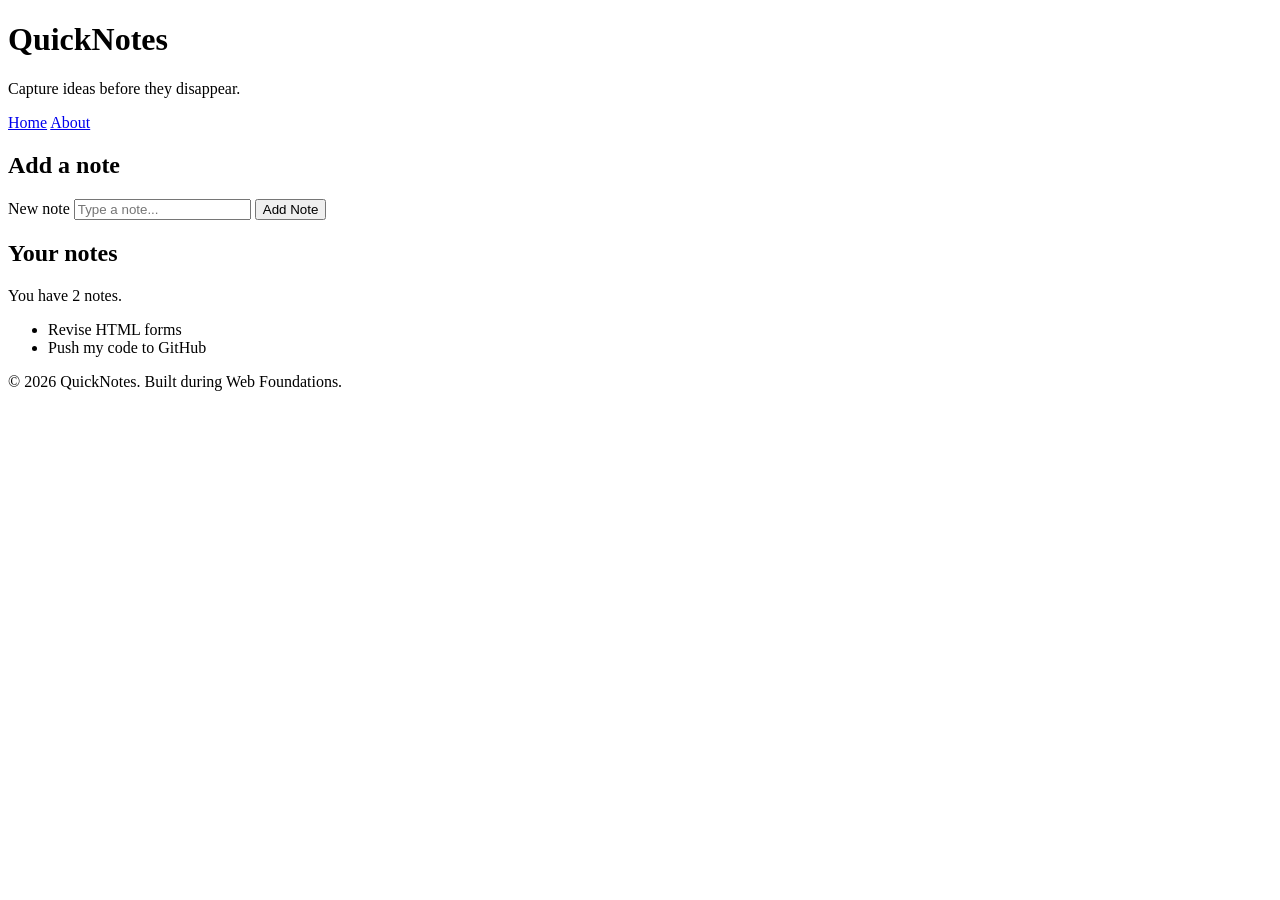
<file: day1/index.html>
<!DOCTYPE html>
<html lang="en">
  <head>
    <meta charset="UTF-8">
    <meta name="viewport" content="width=device-width, initial-scale=1.0">
    <title>QuickNotes - Home</title>
  </head>
  <body>
    <header>
      <h1>QuickNotes</h1>
      <p>Capture ideas before they disappear.</p>
      <nav>
        <a href="index.html" aria-current="page">Home</a>
        <a href="about.html">About</a>
      </nav>
    </header>

    <main>
      <section>
        <h2>Add a note</h2>
        <form id="note-form">
          <label for="note-input">New note</label>
          <input
            type="text"
            id="note-input"
            name="note"
            placeholder="Type a note..."
            required
          >
          <button type="submit">Add Note</button>
        </form>
      </section>

      <section>
        <h2>Your notes</h2>
        <p id="note-count">You have 2 notes.</p>
        <ul id="notes-list">
          <li>Revise HTML forms</li>
          <li>Push my code to GitHub</li>
        </ul>
      </section>
    </main>

    <footer>
      <p>&copy; 2026 QuickNotes. Built during Web Foundations.</p>
    </footer>
  </body>
</html>
</file>
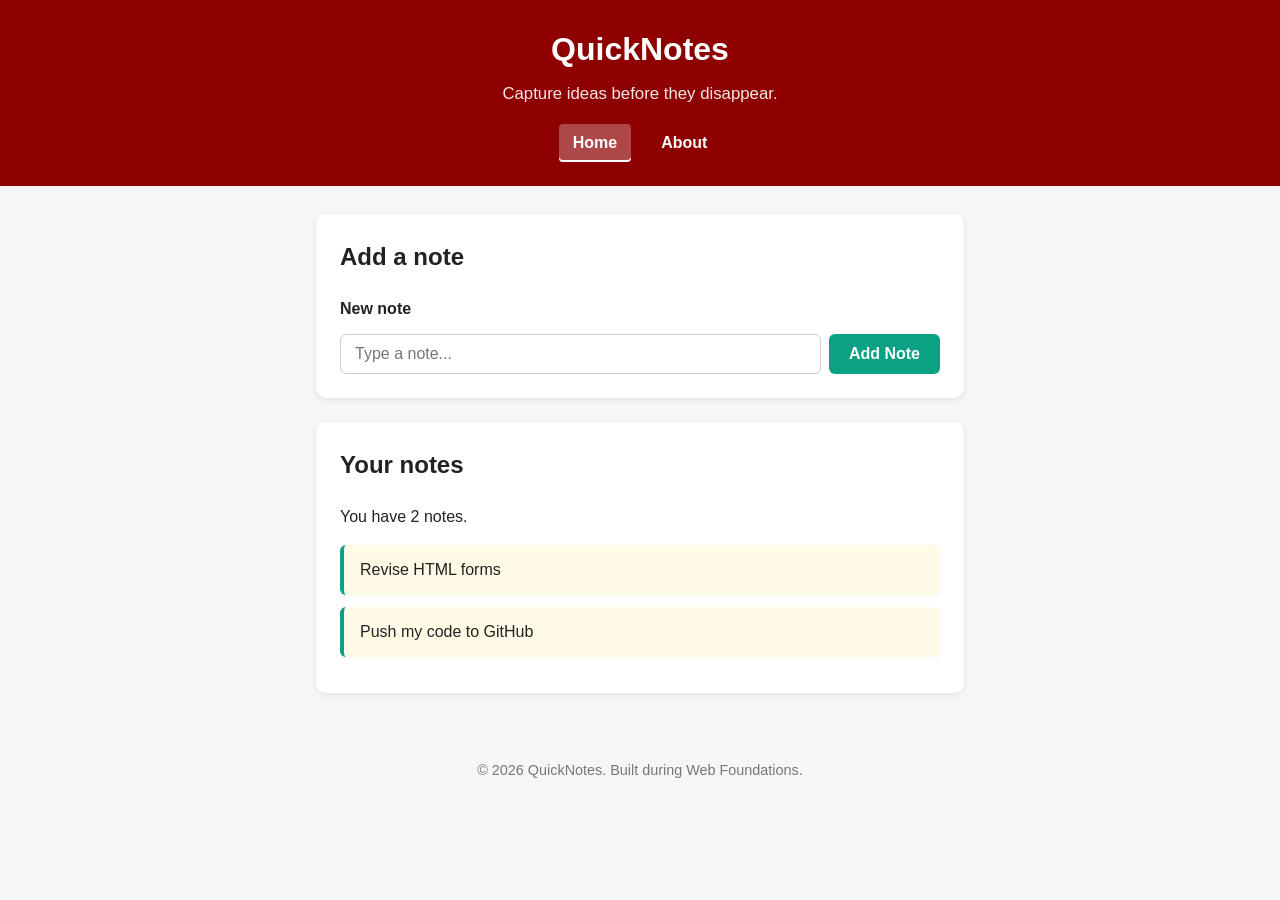
<file: day2/index.html>
<!DOCTYPE html>
<html lang="en">
  <head>
    <meta charset="UTF-8">
    <meta name="viewport" content="width=device-width, initial-scale=1.0">
    <title>QuickNotes - Home</title>
    <link rel="stylesheet" href="style.css">
  </head>
  <body>
    <header>
      <h1>QuickNotes</h1>
      <p>Capture ideas before they disappear.</p>
      <nav>
        <a href="index.html" aria-current="page">Home</a>
        <a href="about.html">About</a>
      </nav>
    </header>

    <main>
      <section>
        <h2>Add a note</h2>
        <form id="note-form">
          <label for="note-input">New note</label>
          <input
            type="text"
            id="note-input"
            name="note"
            placeholder="Type a note..."
            required
          >
          <button type="submit">Add Note</button>
        </form>
      </section>

      <section>
        <h2>Your notes</h2>
        <p id="note-count">You have 2 notes.</p>
        <ul id="notes-list">
          <li class="note">Revise HTML forms</li>
          <li class="note">Push my code to GitHub</li>
        </ul>
      </section>
    </main>

    <footer>
      <p>&copy; 2026 QuickNotes. Built during Web Foundations.</p>
    </footer>
  </body>
</html>
</file>
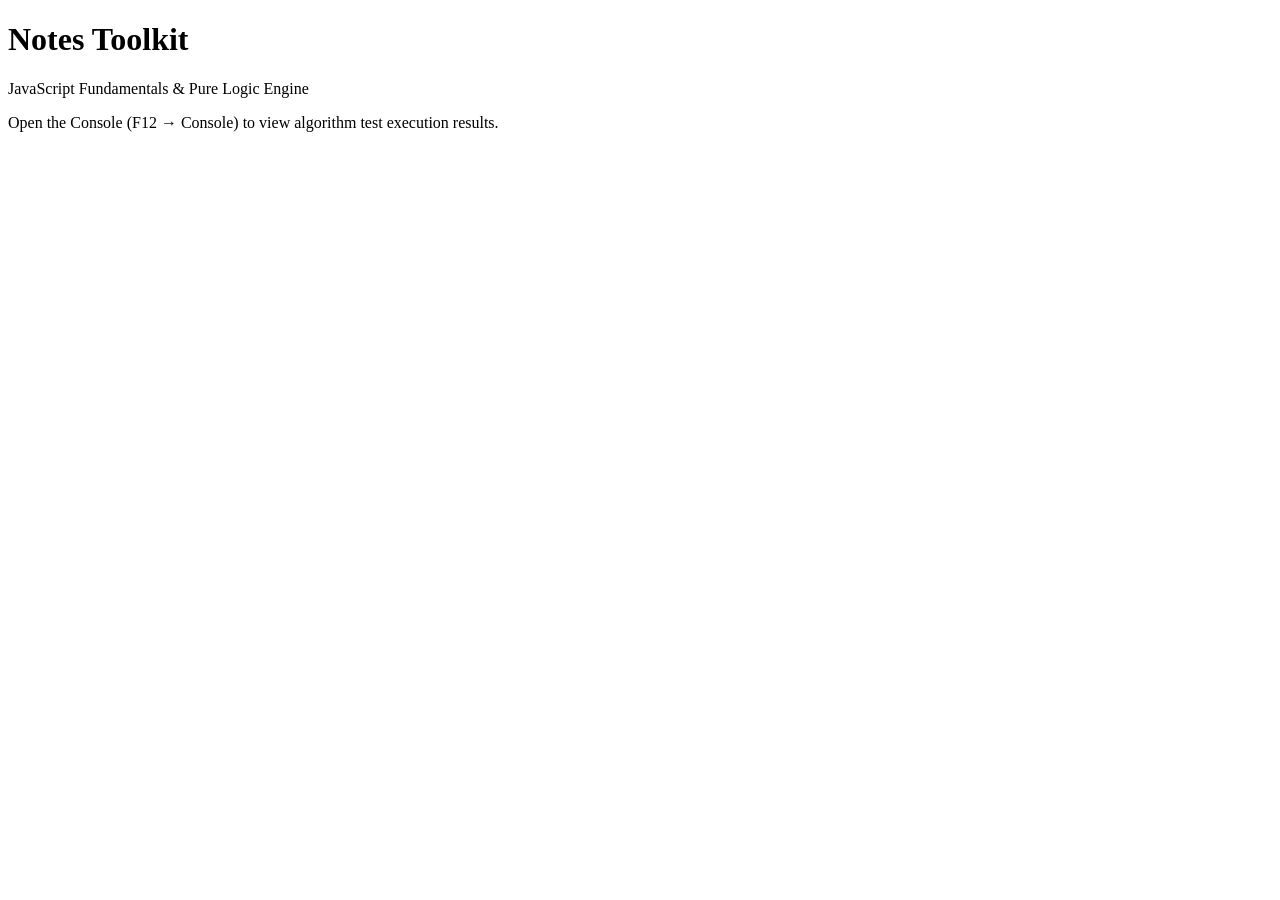
<file: day3/index.html>
<!DOCTYPE html>
<html lang="en">
  <head>
    <meta charset="UTF-8">
    <meta name="viewport" content="width=device-width, initial-scale=1.0">
    <title>Notes Toolkit</title>
    <script src="script.js" defer></script>
  </head>
  <body>
    <header>
      <h1>Notes Toolkit</h1>
      <p>JavaScript Fundamentals &amp; Pure Logic Engine</p>
    </header>
    <main>
      <p>Open the Console (F12 &rarr; Console) to view algorithm test execution results.</p>
    </main>
  </body>
</html>
</file>
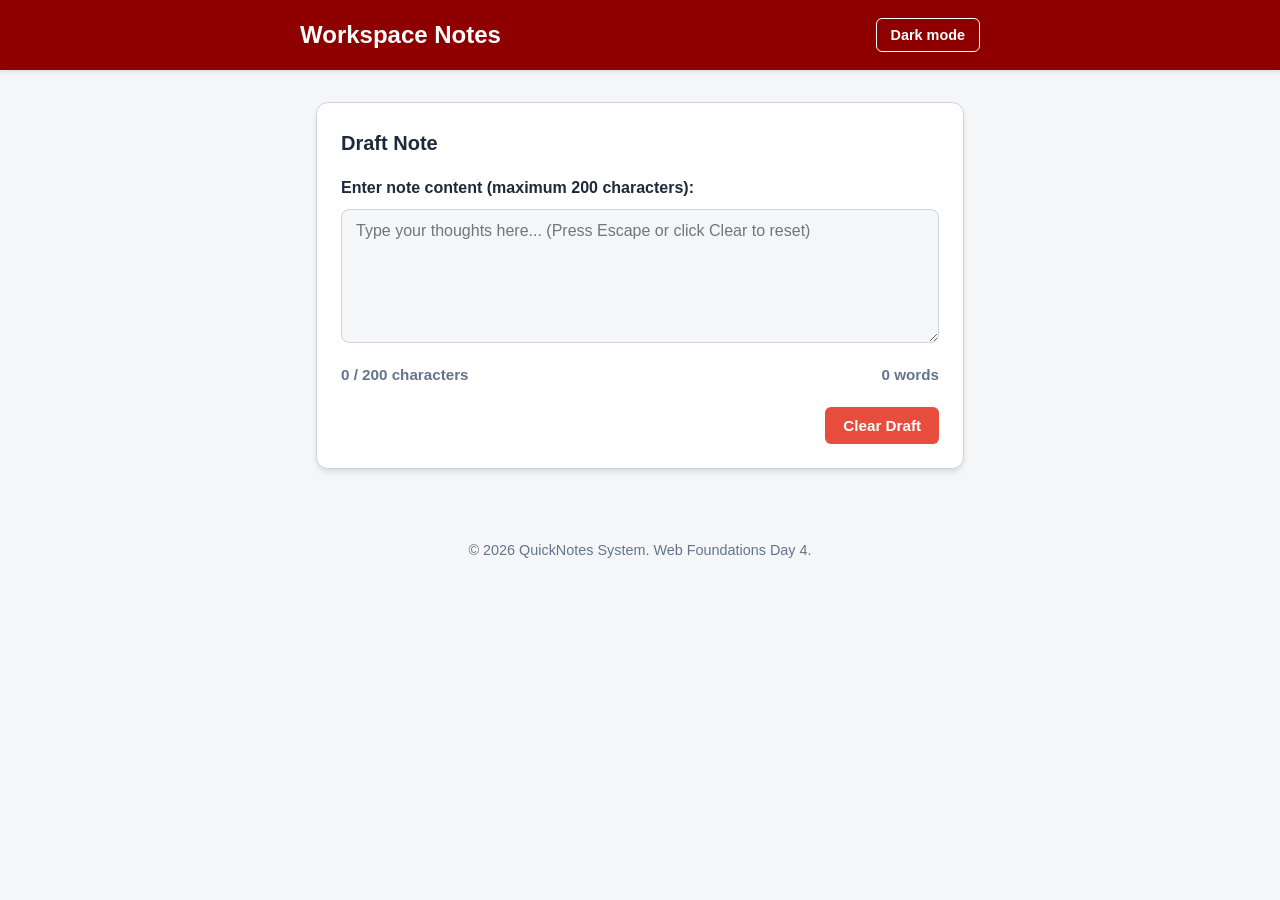
<file: day4/index.html>
<!DOCTYPE html>
<html lang="en">
  <head>
    <meta charset="UTF-8">
    <meta name="viewport" content="width=device-width, initial-scale=1.0">
    <title>Live Character Counter &amp; Dark Mode</title>
    <link rel="stylesheet" href="style.css">
    <script src="script.js" defer></script>
  </head>
  <body>
    <header>
      <div class="header-content">
        <h1>Workspace Notes</h1>
        <button id="theme-toggle" type="button" aria-label="Toggle visual theme">Dark mode</button>
      </div>
    </header>

    <main>
      <section class="editor-card">
        <h2>Draft Note</h2>
        <div class="input-group">
          <label for="note-text">Enter note content (maximum 200 characters):</label>
          <textarea
            id="note-text"
            rows="6"
            placeholder="Type your thoughts here... (Press Escape or click Clear to reset)"
          ></textarea>
        </div>

        <div class="metrics-panel">
          <p id="char-count" aria-live="polite">0 / 200 characters</p>
          <p id="word-count" aria-live="polite">0 words</p>
        </div>

        <div class="action-panel">
          <button id="clear-btn" type="button">Clear Draft</button>
        </div>
      </section>
    </main>

    <footer>
      <p>&copy; 2026 QuickNotes System. Web Foundations Day 4.</p>
    </footer>
  </body>
</html>
</file>
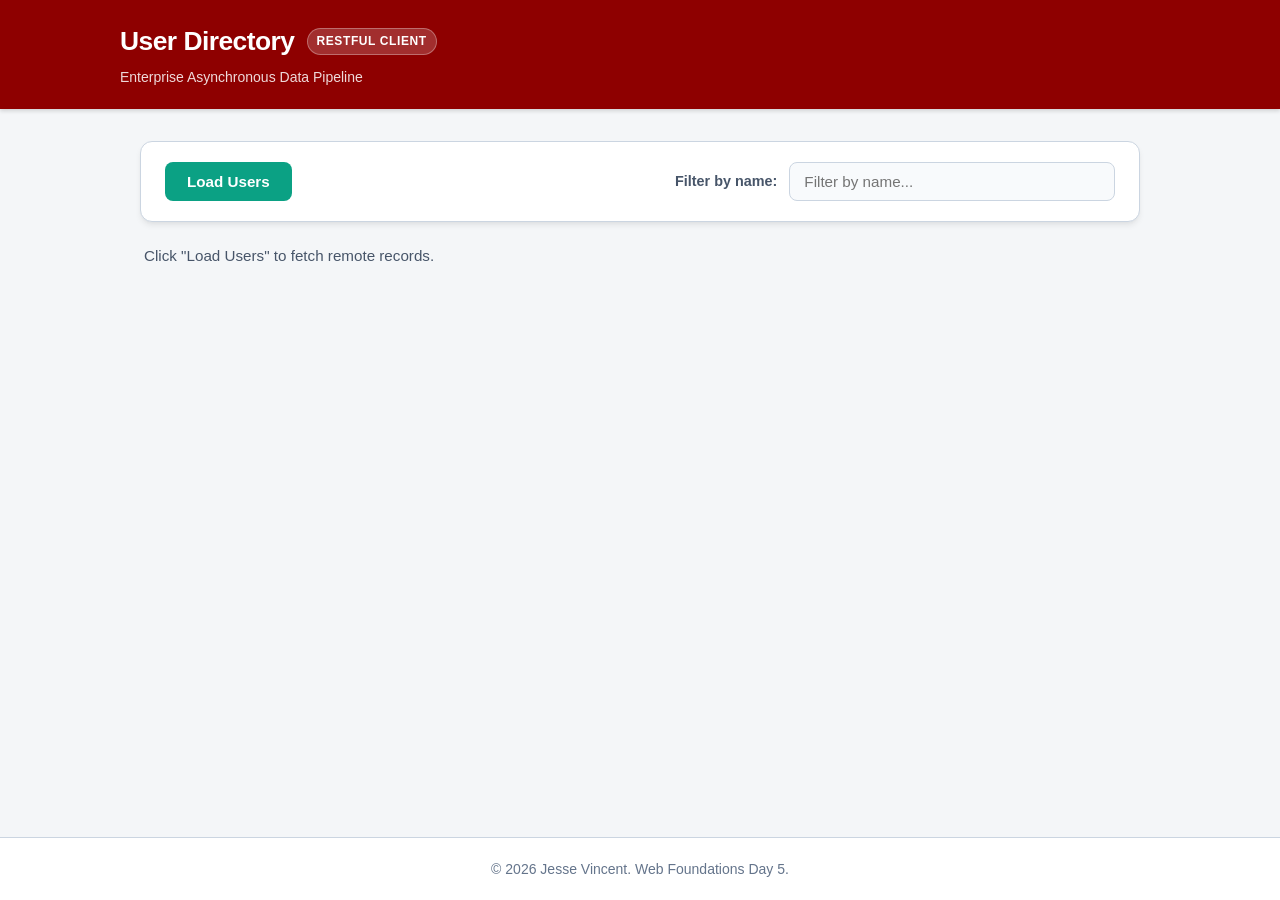
<file: day5/index.html>
<!DOCTYPE html>
<html lang="en">
  <head>
    <meta charset="UTF-8">
    <meta name="viewport" content="width=device-width, initial-scale=1.0">
    <title>User Directory - Asynchronous REST Client</title>
    <link rel="stylesheet" href="style.css">
    <script src="users.js" defer></script>
  </head>
  <body>
    <header>
      <div class="header-container">
        <div class="brand-group">
          <h1>User Directory</h1>
          <span class="role-tag">RESTful Client</span>
        </div>
        <p class="tagline">Enterprise Asynchronous Data Pipeline</p>
      </div>
    </header>

    <main>
      <section class="directory-panel" aria-labelledby="controls-heading">
        <h2 id="controls-heading" class="sr-only">Directory Controls</h2>

        <div class="controls-toolbar">
          <div class="action-slot">
            <button id="load-users" type="button">Load Users</button>
          </div>

          <div class="filter-slot">
            <label for="filter-input">Filter by name:</label>
            <input
              id="filter-input"
              type="text"
              placeholder="Filter by name..."
              autocomplete="off"
            >
          </div>
        </div>

        <div class="feedback-region" aria-live="polite">
          <p id="status">Click "Load Users" to fetch remote records.</p>
        </div>

        <ul id="users-list" class="users-grid"></ul>
      </section>
    </main>

    <footer>
      <p>&copy; 2026 Jesse Vincent. Web Foundations Day 5.</p>
    </footer>
  </body>
</html>
</file>
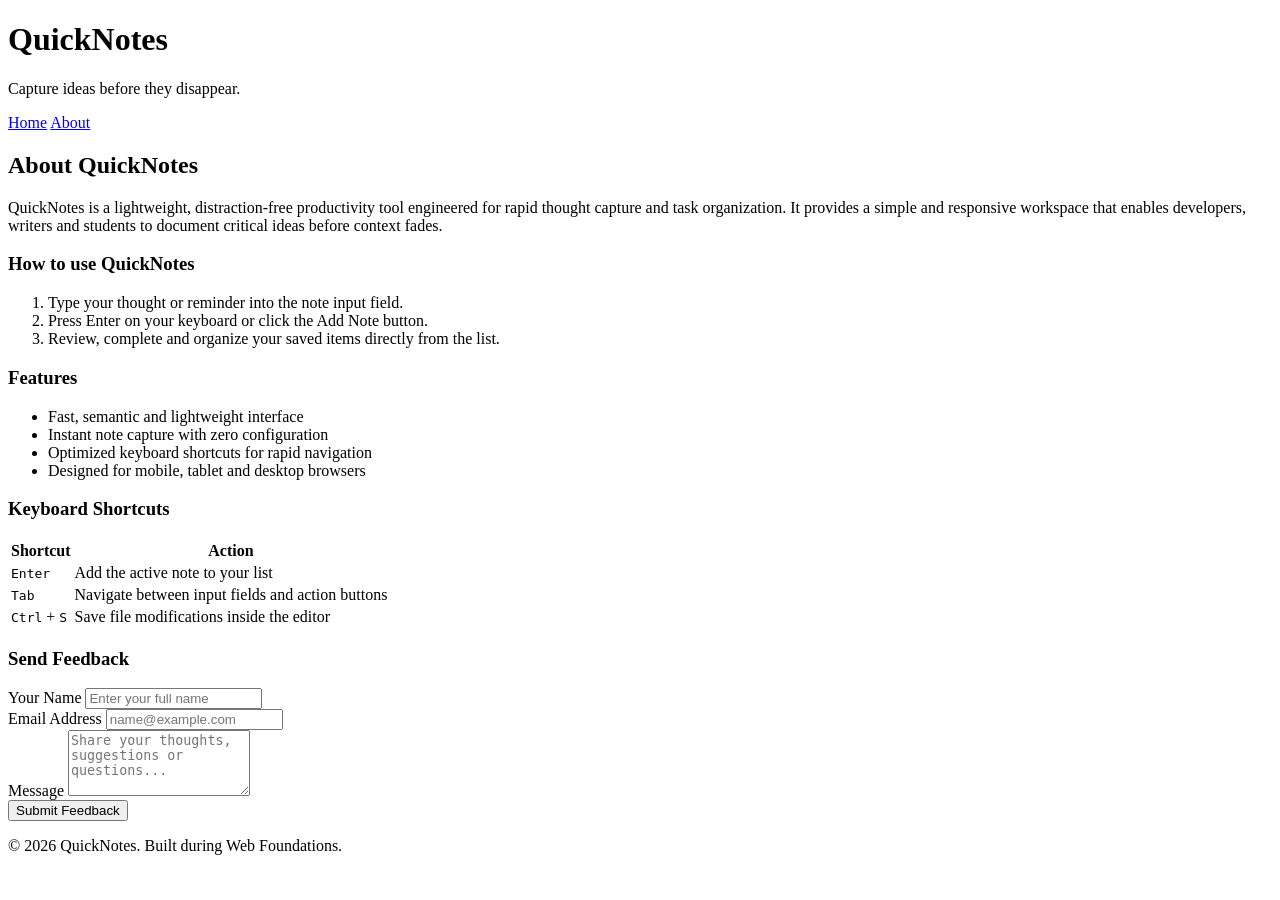
<file: day1/about.html>
<!DOCTYPE html>
<html lang="en">
  <head>
    <meta charset="UTF-8">
    <meta name="viewport" content="width=device-width, initial-scale=1.0">
    <title>QuickNotes - About</title>
  </head>
  <body>
    <header>
      <h1>QuickNotes</h1>
      <p>Capture ideas before they disappear.</p>
      <nav>
        <a href="index.html">Home</a>
        <a href="about.html" aria-current="page">About</a>
      </nav>
    </header>

    <main>
      <h2>About QuickNotes</h2>
      <p>
        QuickNotes is a lightweight, distraction-free productivity tool engineered for rapid thought capture and task organization. It provides a simple and responsive workspace that enables developers, writers and students to document critical ideas before context fades.
      </p>

      <section>
        <h3>How to use QuickNotes</h3>
        <ol>
          <li>Type your thought or reminder into the note input field.</li>
          <li>Press Enter on your keyboard or click the Add Note button.</li>
          <li>Review, complete and organize your saved items directly from the list.</li>
        </ol>
      </section>

      <section>
        <h3>Features</h3>
        <ul>
          <li>Fast, semantic and lightweight interface</li>
          <li>Instant note capture with zero configuration</li>
          <li>Optimized keyboard shortcuts for rapid navigation</li>
          <li>Designed for mobile, tablet and desktop browsers</li>
        </ul>
      </section>

      <section>
        <h3>Keyboard Shortcuts</h3>
        <table>
          <thead>
            <tr>
              <th>Shortcut</th>
              <th>Action</th>
            </tr>
          </thead>
          <tbody>
            <tr>
              <td><kbd>Enter</kbd></td>
              <td>Add the active note to your list</td>
            </tr>
            <tr>
              <td><kbd>Tab</kbd></td>
              <td>Navigate between input fields and action buttons</td>
            </tr>
            <tr>
              <td><kbd>Ctrl</kbd> + <kbd>S</kbd></td>
              <td>Save file modifications inside the editor</td>
            </tr>
          </tbody>
        </table>
      </section>

      <section>
        <h3>Send Feedback</h3>
        <form id="feedback-form" action="#" method="post">
          <div>
            <label for="feedback-name">Your Name</label>
            <input
              type="text"
              id="feedback-name"
              name="name"
              placeholder="Enter your full name"
              required
            >
          </div>

          <div>
            <label for="feedback-email">Email Address</label>
            <input
              type="email"
              id="feedback-email"
              name="email"
              placeholder="name@example.com"
              required
            >
          </div>

          <div>
            <label for="feedback-message">Message</label>
            <textarea
              id="feedback-message"
              name="message"
              rows="4"
              placeholder="Share your thoughts, suggestions or questions..."
              required
            ></textarea>
          </div>

          <div>
            <button type="submit">Submit Feedback</button>
          </div>
        </form>
      </section>
    </main>

    <footer>
      <p>&copy; 2026 QuickNotes. Built during Web Foundations.</p>
    </footer>
  </body>
</html>
</file>
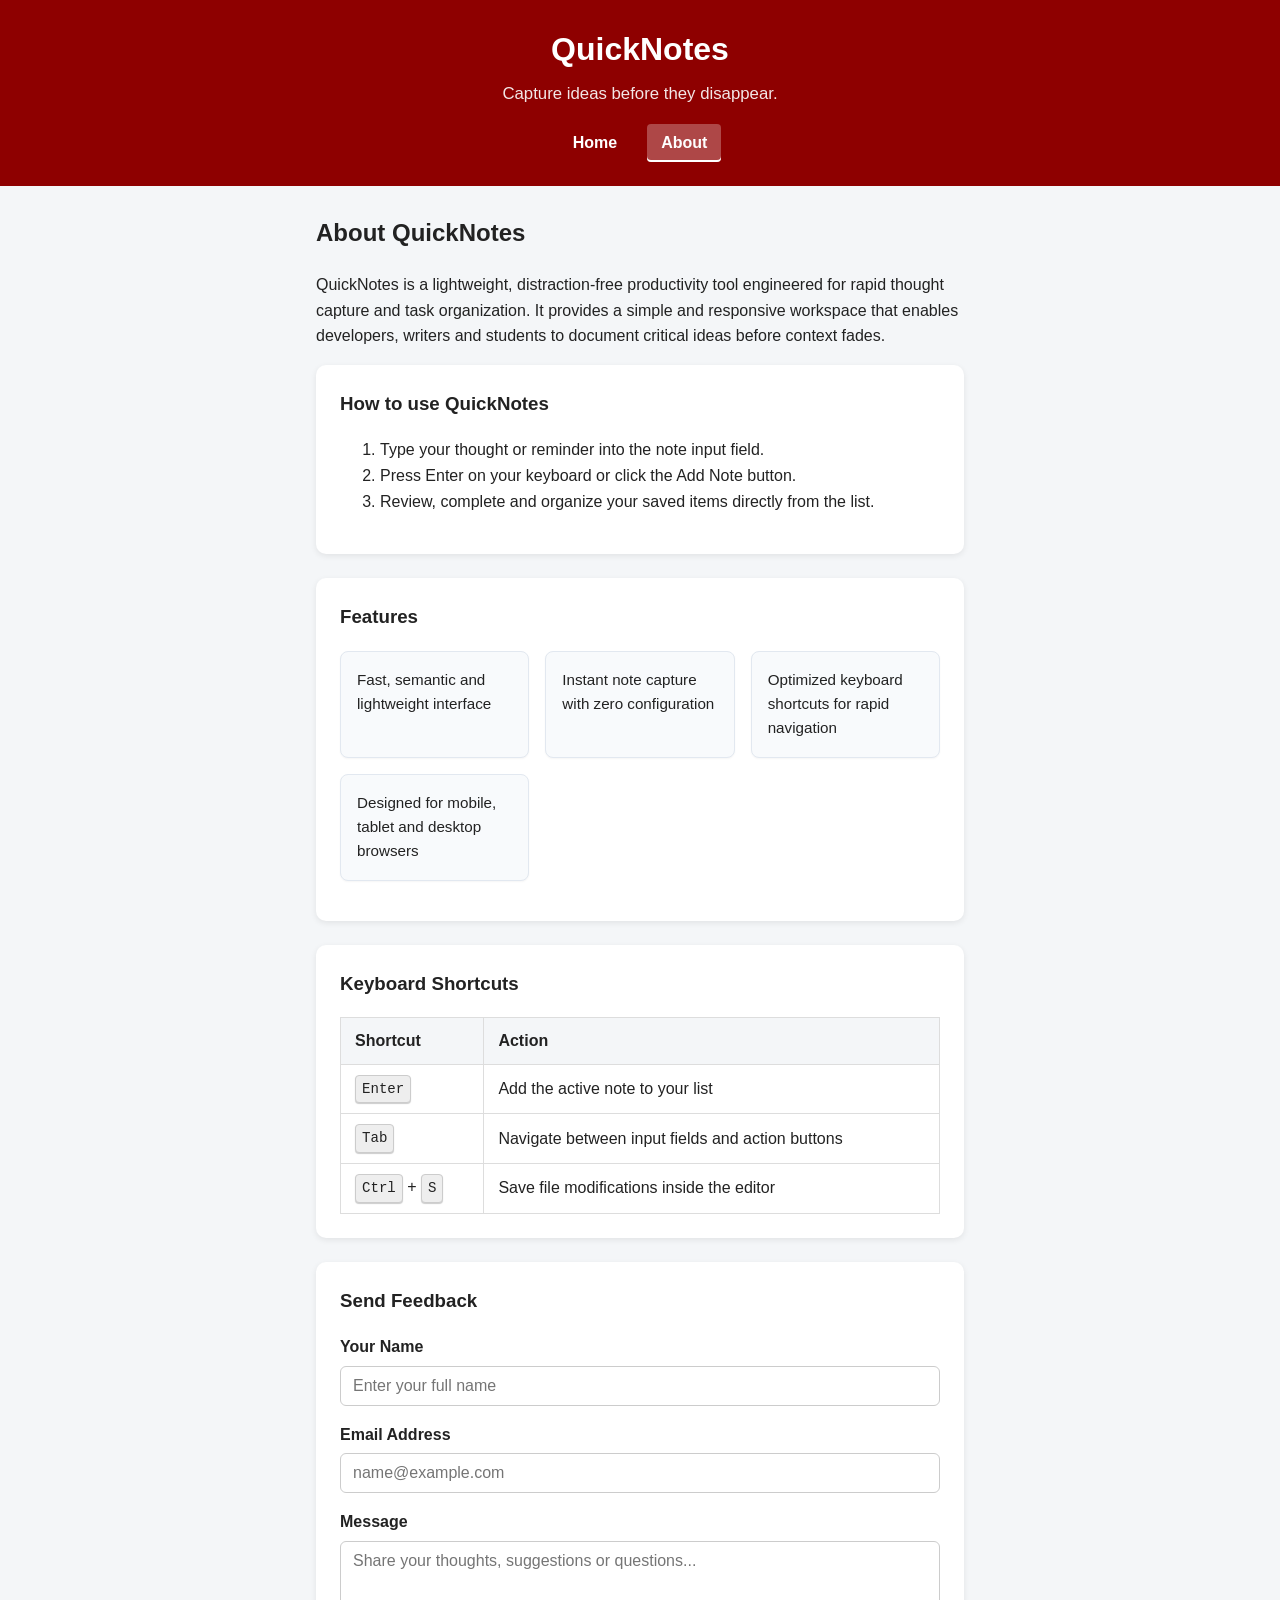
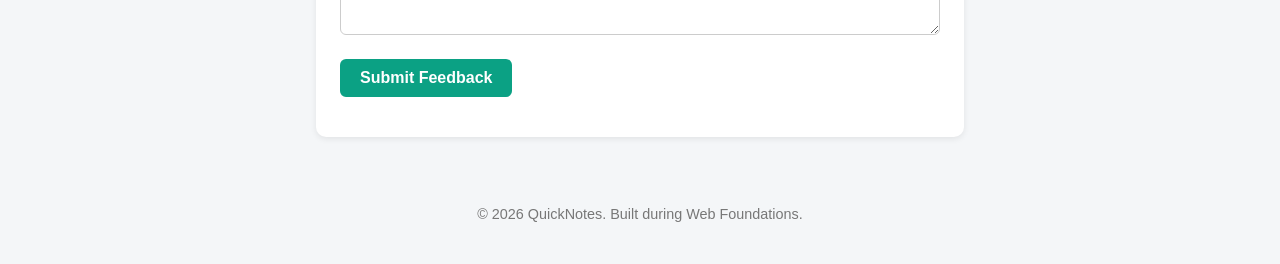
<file: day2/about.html>
<!DOCTYPE html>
<html lang="en">
  <head>
    <meta charset="UTF-8">
    <meta name="viewport" content="width=device-width, initial-scale=1.0">
    <title>QuickNotes - About</title>
    <link rel="stylesheet" href="style.css">
  </head>
  <body>
    <header>
      <h1>QuickNotes</h1>
      <p>Capture ideas before they disappear.</p>
      <nav>
        <a href="index.html">Home</a>
        <a href="about.html" aria-current="page">About</a>
      </nav>
    </header>

    <main>
      <h2>About QuickNotes</h2>
      <p>
        QuickNotes is a lightweight, distraction-free productivity tool engineered for rapid thought capture and task organization. It provides a simple and responsive workspace that enables developers, writers and students to document critical ideas before context fades.
      </p>

      <section>
        <h3>How to use QuickNotes</h3>
        <ol>
          <li>Type your thought or reminder into the note input field.</li>
          <li>Press Enter on your keyboard or click the Add Note button.</li>
          <li>Review, complete and organize your saved items directly from the list.</li>
        </ol>
      </section>

      <section>
        <h3>Features</h3>
        <ul class="features">
          <li>Fast, semantic and lightweight interface</li>
          <li>Instant note capture with zero configuration</li>
          <li>Optimized keyboard shortcuts for rapid navigation</li>
          <li>Designed for mobile, tablet and desktop browsers</li>
        </ul>
      </section>

      <section>
        <h3>Keyboard Shortcuts</h3>
        <table>
          <thead>
            <tr>
              <th>Shortcut</th>
              <th>Action</th>
            </tr>
          </thead>
          <tbody>
            <tr>
              <td><kbd>Enter</kbd></td>
              <td>Add the active note to your list</td>
            </tr>
            <tr>
              <td><kbd>Tab</kbd></td>
              <td>Navigate between input fields and action buttons</td>
            </tr>
            <tr>
              <td><kbd>Ctrl</kbd> + <kbd>S</kbd></td>
              <td>Save file modifications inside the editor</td>
            </tr>
          </tbody>
        </table>
      </section>

      <section>
        <h3>Send Feedback</h3>
        <form id="feedback-form" action="#" method="post">
          <div>
            <label for="feedback-name">Your Name</label>
            <input
              type="text"
              id="feedback-name"
              name="name"
              placeholder="Enter your full name"
              required
            >
          </div>

          <div>
            <label for="feedback-email">Email Address</label>
            <input
              type="email"
              id="feedback-email"
              name="email"
              placeholder="name@example.com"
              required
            >
          </div>

          <div>
            <label for="feedback-message">Message</label>
            <textarea
              id="feedback-message"
              name="message"
              rows="4"
              placeholder="Share your thoughts, suggestions or questions..."
              required
            ></textarea>
          </div>

          <div>
            <button type="submit">Submit Feedback</button>
          </div>
        </form>
      </section>
    </main>

    <footer>
      <p>&copy; 2026 QuickNotes. Built during Web Foundations.</p>
    </footer>
  </body>
</html>
</file>
<file: day2/style.css>
/* 1. Design Tokens (CSS Custom Properties) */
:root {
  --primary-color: #8e0000;
  --accent-color: #0ba184;
  --accent-hover: #088a70;
  --bg-color: #f4f6f8;
  --surface-color: #ffffff;
  --text-main: #222222;
  --text-muted: #777777;
  --border-light: #dddddd;
  --border-input: #cccccc;
  --note-bg: #fffbe6;
  --card-shadow: 0 2px 6px rgba(0, 0, 0, 0.08);
}

/* 2. Global Reset & Box Model */
*,
*::before,
*::after {
  box-sizing: border-box;
}

body {
  margin: 0;
  font-family: "Segoe UI", Arial, sans-serif;
  background-color: var(--bg-color);
  color: var(--text-main);
  line-height: 1.6;
}

/* 3. Header & Accessible Navigation */
header {
  background-color: var(--primary-color);
  color: #ffffff;
  text-align: center;
  padding: 24px 16px;
}

header h1 {
  margin: 0 0 6px 0;
  font-size: 2rem;
}

header p {
  margin: 0 0 16px 0;
  font-size: 1.05rem;
  opacity: 0.9;
}

nav {
  display: flex;
  justify-content: center;
  align-items: center;
  gap: 16px;
}

nav a {
  color: #ffffff;
  text-decoration: none;
  font-weight: 600;
  padding: 6px 14px;
  border-radius: 4px;
  transition: background-color 0.2s ease, color 0.2s ease;
}

nav a:hover {
  background-color: rgba(255, 255, 255, 0.2);
}

nav a[aria-current="page"] {
  background-color: rgba(255, 255, 255, 0.28);
  box-shadow: inset 0 -2px 0 #ffffff;
}

/* 4. Main Container & Card Layout */
main {
  max-width: 680px;
  margin: 28px auto;
  padding: 0 16px;
}

section {
  background-color: var(--surface-color);
  padding: 24px;
  border-radius: 10px;
  margin-bottom: 24px;
  box-shadow: var(--card-shadow);
}

h2,
h3 {
  margin-top: 0;
  color: var(--text-main);
}

/* 5. QuickNotes Input Form */
#note-form {
  display: flex;
  gap: 8px;
  flex-wrap: wrap;
}

#note-form label {
  width: 100%;
  font-weight: 600;
  margin-bottom: 4px;
}

#note-input {
  flex: 1;
  padding: 10px 14px;
  border: 1px solid var(--border-input);
  border-radius: 6px;
  font-size: 1rem;
  font-family: inherit;
}

button,
input[type="submit"] {
  background-color: var(--accent-color);
  color: #ffffff;
  border: none;
  padding: 10px 20px;
  border-radius: 6px;
  font-size: 1rem;
  font-weight: 600;
  cursor: pointer;
  transition: background-color 0.2s ease, transform 0.2s ease;
}

button:hover,
input[type="submit"]:hover {
  background-color: var(--accent-hover);
  transform: translateY(-2px);
}

/* 6. Notes List */
#notes-list {
  list-style: none;
  padding: 0;
  margin: 16px 0 0 0;
}

.note {
  background-color: var(--note-bg);
  border-left: 4px solid var(--accent-color);
  padding: 12px 16px;
  margin-bottom: 12px;
  border-radius: 6px;
  box-shadow: 0 1px 3px rgba(0, 0, 0, 0.05);
}

/* 7. Features Grid (Auto-fit Cards) */
.features {
  display: grid;
  grid-template-columns: repeat(auto-fit, minmax(180px, 1fr));
  gap: 16px;
  list-style: none;
  padding: 0;
  margin: 16px 0;
}

.features li {
  background-color: #f8fafc;
  border: 1px solid #e2e8f0;
  border-radius: 8px;
  padding: 16px;
  font-size: 0.95rem;
  box-shadow: 0 1px 2px rgba(0, 0, 0, 0.04);
}

/* 8. Keyboard Shortcuts Table & Keycap Semantics */
table {
  width: 100%;
  border-collapse: collapse;
  margin-top: 14px;
}

th,
td {
  border: 1px solid var(--border-light);
  padding: 10px 14px;
  text-align: left;
}

th {
  background-color: var(--bg-color);
  font-weight: 600;
}

kbd {
  background-color: #eeeeee;
  border: 1px solid var(--border-input);
  border-radius: 4px;
  box-shadow: 0 1px 1px rgba(0, 0, 0, 0.2);
  font-family: monospace;
  font-size: 0.88rem;
  padding: 2px 6px;
  display: inline-block;
}

/* 9. Stacked Feedback Form */
#feedback-form > div {
  margin-bottom: 16px;
}

#feedback-form label {
  display: block;
  font-weight: 600;
  margin-bottom: 6px;
}

#feedback-form input[type="text"],
#feedback-form input[type="email"],
#feedback-form textarea {
  width: 100%;
  padding: 10px 12px;
  border: 1px solid var(--border-input);
  border-radius: 6px;
  font-size: 1rem;
  font-family: inherit;
}

#feedback-form textarea {
  resize: vertical;
}

#feedback-form button {
  width: auto;
  display: inline-block;
}

/* 10. Accessible Keyboard Focus States (WCAG Compliance) */
a:focus-visible,
button:focus-visible,
input:focus-visible,
textarea:focus-visible {
  outline: 2px solid var(--accent-color);
  outline-offset: 3px;
}

/* 11. Footer */
footer {
  text-align: center;
  color: var(--text-muted);
  padding: 24px 16px;
  font-size: 0.9rem;
}

/* 12. Responsive Design for Mobile Viewports */
@media (max-width: 600px) {
  header {
    padding: 16px 12px;
  }

  header h1 {
    font-size: 1.6rem;
  }

  header p {
    font-size: 0.95rem;
    margin-bottom: 12px;
  }

  #note-form {
    flex-direction: column;
  }

  #note-form button {
    width: 100%;
  }

  main {
    margin: 16px auto;
    padding: 0 12px;
  }

  section {
    padding: 18px 14px;
  }
}
</file>
<file: day4/style.css>
/* 1. Design Tokens on :root (Light Theme Default) */
:root {
  --bg-color: #f4f6f8;
  --surface-color: #ffffff;
  --text-primary: #1e293b;
  --text-muted: #64748b;
  --header-bg: #8e0000;
  --header-text: #ffffff;
  --border-color: #cbd5e1;
  --accent-color: #0ba184;
  --accent-hover: #088a70;
  --danger-color: #e74c3c;
  --danger-hover: #c0392b;
  --warning-color: #e67e22;
  --card-shadow: 0 4px 6px -1px rgba(0, 0, 0, 0.1), 0 2px 4px -2px rgba(0, 0, 0, 0.05);
}

/* 2. Dark Theme Token Overrides */
body.dark {
  --bg-color: #0f172a;
  --surface-color: #1e293b;
  --text-primary: #f8fafc;
  --text-muted: #94a3b8;
  --header-bg: #4a0000;
  --header-text: #f8fafc;
  --border-color: #334155;
  --accent-color: #10b981;
  --accent-hover: #059669;
  --card-shadow: 0 4px 6px -1px rgba(0, 0, 0, 0.5);
}

/* 3. Global Reset & Box Model */
*,
*::before,
*::after {
  box-sizing: border-box;
}

body {
  margin: 0;
  font-family: "Segoe UI", Arial, sans-serif;
  background-color: var(--bg-color);
  color: var(--text-primary);
  line-height: 1.6;
  transition: background-color 0.25s ease, color 0.25s ease;
}

/* 4. Header & Theme Toggle */
header {
  background-color: var(--header-bg);
  color: var(--header-text);
  padding: 16px 20px;
  box-shadow: 0 2px 4px rgba(0, 0, 0, 0.1);
}

.header-content {
  max-width: 680px;
  margin: 0 auto;
  display: flex;
  justify-content: space-between;
  align-items: center;
}

header h1 {
  margin: 0;
  font-size: 1.5rem;
}

#theme-toggle {
  background-color: transparent;
  color: var(--header-text);
  border: 1px solid var(--header-text);
  padding: 8px 14px;
  border-radius: 6px;
  cursor: pointer;
  font-size: 0.9rem;
  font-weight: 600;
  transition: background-color 0.2s ease, transform 0.2s ease;
}

#theme-toggle:hover {
  background-color: rgba(255, 255, 255, 0.2);
  transform: translateY(-1px);
}

/* 5. Main Card Container */
main {
  max-width: 680px;
  margin: 32px auto;
  padding: 0 16px;
}

.editor-card {
  background-color: var(--surface-color);
  border-radius: 12px;
  padding: 24px;
  box-shadow: var(--card-shadow);
  border: 1px solid var(--border-color);
  transition: background-color 0.25s ease, border-color 0.25s ease;
}

.editor-card h2 {
  margin-top: 0;
  margin-bottom: 16px;
  font-size: 1.25rem;
}

/* 6. Textarea Input */
.input-group label {
  display: block;
  font-weight: 600;
  margin-bottom: 8px;
  color: var(--text-primary);
}

textarea#note-text {
  width: 100%;
  padding: 12px 14px;
  font-family: inherit;
  font-size: 1rem;
  color: var(--text-primary);
  background-color: var(--bg-color);
  border: 1px solid var(--border-color);
  border-radius: 8px;
  resize: vertical;
  transition: border-color 0.2s ease, box-shadow 0.2s ease;
}

textarea#note-text:focus-visible {
  outline: none;
  border-color: var(--accent-color);
  box-shadow: 0 0 0 3px rgba(11, 161, 132, 0.25);
}

/* 7. Live Metrics Panel & Dynamic State Classes */
.metrics-panel {
  display: flex;
  justify-content: space-between;
  margin-top: 12px;
  font-size: 0.95rem;
  font-weight: 600;
  color: var(--text-muted);
}

#char-count,
#word-count {
  margin: 0;
}

/* State: Warning (181 - 200 characters) */
#char-count.warning {
  color: var(--warning-color);
}

/* State: Over Limit (> 200 characters) */
#char-count.over {
  color: var(--danger-color);
  font-weight: 700;
}

/* 8. Action Panel */
.action-panel {
  margin-top: 20px;
  display: flex;
  justify-content: flex-end;
}

#clear-btn {
  background-color: var(--danger-color);
  color: #ffffff;
  border: none;
  padding: 10px 18px;
  border-radius: 6px;
  font-size: 0.95rem;
  font-weight: 600;
  cursor: pointer;
  transition: background-color 0.2s ease, transform 0.2s ease;
}

#clear-btn:hover {
  background-color: var(--danger-hover);
  transform: translateY(-1px);
}

#clear-btn:focus-visible,
#theme-toggle:focus-visible {
  outline: 2px solid var(--accent-color);
  outline-offset: 3px;
}

/* 9. Footer */
footer {
  text-align: center;
  color: var(--text-muted);
  padding: 24px 16px;
  font-size: 0.9rem;
}
</file>
<file: day5/style.css>
/* 1. Design Tokens on :root */
:root {
  --bg-color: #f4f6f8;
  --surface-color: #ffffff;
  --surface-muted: #f8fafc;
  --text-primary: #1e293b;
  --text-secondary: #475569;
  --text-muted: #64748b;
  --header-bg: #8e0000;
  --header-text: #ffffff;
  --border-color: #cbd5e1;
  --border-light: #e2e8f0;
  --accent-color: #0ba184;
  --accent-hover: #088a70;
  --accent-focus: rgba(11, 161, 132, 0.25);
  --danger-color: #dc2626;
  --danger-bg: #fef2f2;
  --danger-border: #fecaca;
  --info-color: #2563eb;
  --info-bg: #eff6ff;
  --info-border: #bfdbfe;
  --card-shadow: 0 4px 6px -1px rgba(0, 0, 0, 0.08), 0 2px 4px -2px rgba(0, 0, 0, 0.04);
  --card-shadow-hover: 0 10px 15px -3px rgba(0, 0, 0, 0.1), 0 4px 6px -4px rgba(0, 0, 0, 0.05);
  --font-family: -apple-system, BlinkMacSystemFont, "Segoe UI", Roboto, Oxygen, Ubuntu, Cantarell, sans-serif;
}

/* 2. Global Reset and Box Model */
*,
*::before,
*::after {
  box-sizing: border-box;
}

body {
  margin: 0;
  font-family: var(--font-family);
  background-color: var(--bg-color);
  color: var(--text-primary);
  line-height: 1.6;
  min-height: 100vh;
  display: flex;
  flex-direction: column;
}

/* 3. Accessibility Utility */
.sr-only {
  position: absolute;
  width: 1px;
  height: 1px;
  padding: 0;
  margin: -1px;
  overflow: hidden;
  clip: rect(0, 0, 0, 0);
  white-space: nowrap;
  border-width: 0;
}

/* 4. Header Architecture */
header {
  background-color: var(--header-bg);
  color: var(--header-text);
  padding: 20px 24px;
  box-shadow: 0 2px 4px rgba(0, 0, 0, 0.15);
}

.header-container {
  max-width: 1040px;
  margin: 0 auto;
  display: flex;
  flex-direction: column;
  gap: 4px;
}

.brand-group {
  display: flex;
  align-items: center;
  gap: 12px;
}

header h1 {
  margin: 0;
  font-size: 1.65rem;
  font-weight: 700;
  letter-spacing: -0.02em;
}

.role-tag {
  background-color: rgba(255, 255, 255, 0.18);
  color: #ffffff;
  font-size: 0.75rem;
  font-weight: 600;
  padding: 3px 9px;
  border-radius: 9999px;
  text-transform: uppercase;
  letter-spacing: 0.05em;
  border: 1px solid rgba(255, 255, 255, 0.3);
}

.tagline {
  margin: 0;
  font-size: 0.875rem;
  color: rgba(255, 255, 255, 0.85);
}

/* 5. Main Content Layout */
main {
  flex: 1;
  max-width: 1040px;
  width: 100%;
  margin: 32px auto;
  padding: 0 20px;
}

.directory-panel {
  display: flex;
  flex-direction: column;
  gap: 20px;
}

/* 6. Controls Toolbar */
.controls-toolbar {
  background-color: var(--surface-color);
  padding: 20px 24px;
  border-radius: 12px;
  border: 1px solid var(--border-color);
  box-shadow: var(--card-shadow);
  display: flex;
  flex-wrap: wrap;
  align-items: center;
  justify-content: space-between;
  gap: 16px;
}

.action-slot {
  display: flex;
  align-items: center;
}

#load-users {
  background-color: var(--accent-color);
  color: #ffffff;
  border: none;
  padding: 11px 22px;
  font-size: 0.95rem;
  font-weight: 600;
  border-radius: 8px;
  cursor: pointer;
  transition: background-color 0.2s ease, transform 0.15s ease, opacity 0.2s ease;
  display: inline-flex;
  align-items: center;
  justify-content: center;
}

#load-users:hover:not(:disabled) {
  background-color: var(--accent-hover);
  transform: translateY(-1px);
}

#load-users:active:not(:disabled) {
  transform: translateY(0);
}

#load-users:focus-visible {
  outline: 2px solid var(--accent-color);
  outline-offset: 3px;
}

#load-users:disabled {
  opacity: 0.6;
  cursor: not-allowed;
  transform: none;
}

.filter-slot {
  display: flex;
  align-items: center;
  gap: 12px;
  flex: 1;
  max-width: 440px;
}

.filter-slot label {
  font-size: 0.9rem;
  font-weight: 600;
  color: var(--text-secondary);
  white-space: nowrap;
}

#filter-input {
  width: 100%;
  padding: 10px 14px;
  border: 1px solid var(--border-color);
  border-radius: 8px;
  font-size: 0.95rem;
  color: var(--text-primary);
  background-color: var(--surface-muted);
  transition: border-color 0.2s ease, box-shadow 0.2s ease, background-color 0.2s ease;
}

#filter-input:focus {
  outline: none;
  background-color: #ffffff;
  border-color: var(--accent-color);
  box-shadow: 0 0 0 3px var(--accent-focus);
}

/* 7. Feedback and Status Region */
.feedback-region {
  padding: 2px 4px;
}

#status {
  margin: 0;
  font-size: 0.95rem;
  color: var(--text-secondary);
  font-weight: 500;
  min-height: 24px;
}

#status.loading {
  color: var(--info-color);
  font-weight: 600;
}

#status.error {
  color: var(--danger-color);
  font-weight: 600;
}

#status.success {
  color: var(--accent-hover);
  font-weight: 600;
}

/* 8. Users Grid and Cards */
.users-grid {
  list-style: none;
  padding: 0;
  margin: 0;
  display: grid;
  grid-template-columns: repeat(auto-fill, minmax(290px, 1fr));
  gap: 20px;
}

.user-card {
  background-color: var(--surface-color);
  border: 1px solid var(--border-light);
  border-radius: 12px;
  padding: 20px;
  box-shadow: var(--card-shadow);
  display: flex;
  flex-direction: column;
  gap: 12px;
  transition: transform 0.2s ease, box-shadow 0.2s ease, border-color 0.2s ease;
  position: relative;
  overflow: hidden;
}

.user-card:hover {
  transform: translateY(-3px);
  box-shadow: var(--card-shadow-hover);
  border-color: var(--border-color);
}

.user-card::before {
  content: "";
  position: absolute;
  top: 0;
  left: 0;
  right: 0;
  height: 4px;
  background-color: var(--accent-color);
}

.user-name {
  margin: 0;
  font-size: 1.15rem;
  font-weight: 700;
  color: var(--text-primary);
  line-height: 1.3;
}

.user-info-list {
  display: flex;
  flex-direction: column;
  gap: 8px;
  font-size: 0.88rem;
  color: var(--text-secondary);
}

.info-item {
  display: flex;
  align-items: baseline;
  gap: 8px;
}

.info-label {
  font-weight: 600;
  color: var(--text-muted);
  min-width: 68px;
  font-size: 0.8rem;
  text-transform: uppercase;
  letter-spacing: 0.04em;
}

.info-value {
  color: var(--text-primary);
  word-break: break-word;
}

.info-value.email-value {
  color: var(--info-color);
}

/* 9. Empty and Notice State */
.empty-message {
  grid-column: 1 / -1;
  background-color: var(--surface-color);
  border: 1px dashed var(--border-color);
  border-radius: 12px;
  padding: 40px 24px;
  text-align: center;
  color: var(--text-muted);
  font-size: 1rem;
  font-weight: 500;
}

/* 10. Footer Architecture */
footer {
  background-color: var(--surface-color);
  border-top: 1px solid var(--border-color);
  padding: 20px 24px;
  text-align: center;
  font-size: 0.875rem;
  color: var(--text-muted);
  margin-top: auto;
}

footer p {
  margin: 0;
}

/* 11. Responsive Breakpoints */
@media (max-width: 640px) {
  header {
    padding: 16px 18px;
  }

  .header-container {
    align-items: flex-start;
  }

  main {
    margin: 20px auto;
    padding: 0 14px;
  }

  .controls-toolbar {
    flex-direction: column;
    align-items: stretch;
    padding: 16px;
  }

  .filter-slot {
    max-width: 100%;
    flex-direction: column;
    align-items: flex-start;
    gap: 6px;
  }

  #load-users {
    width: 100%;
  }

  .users-grid {
    grid-template-columns: 1fr;
  }
}
</file>
